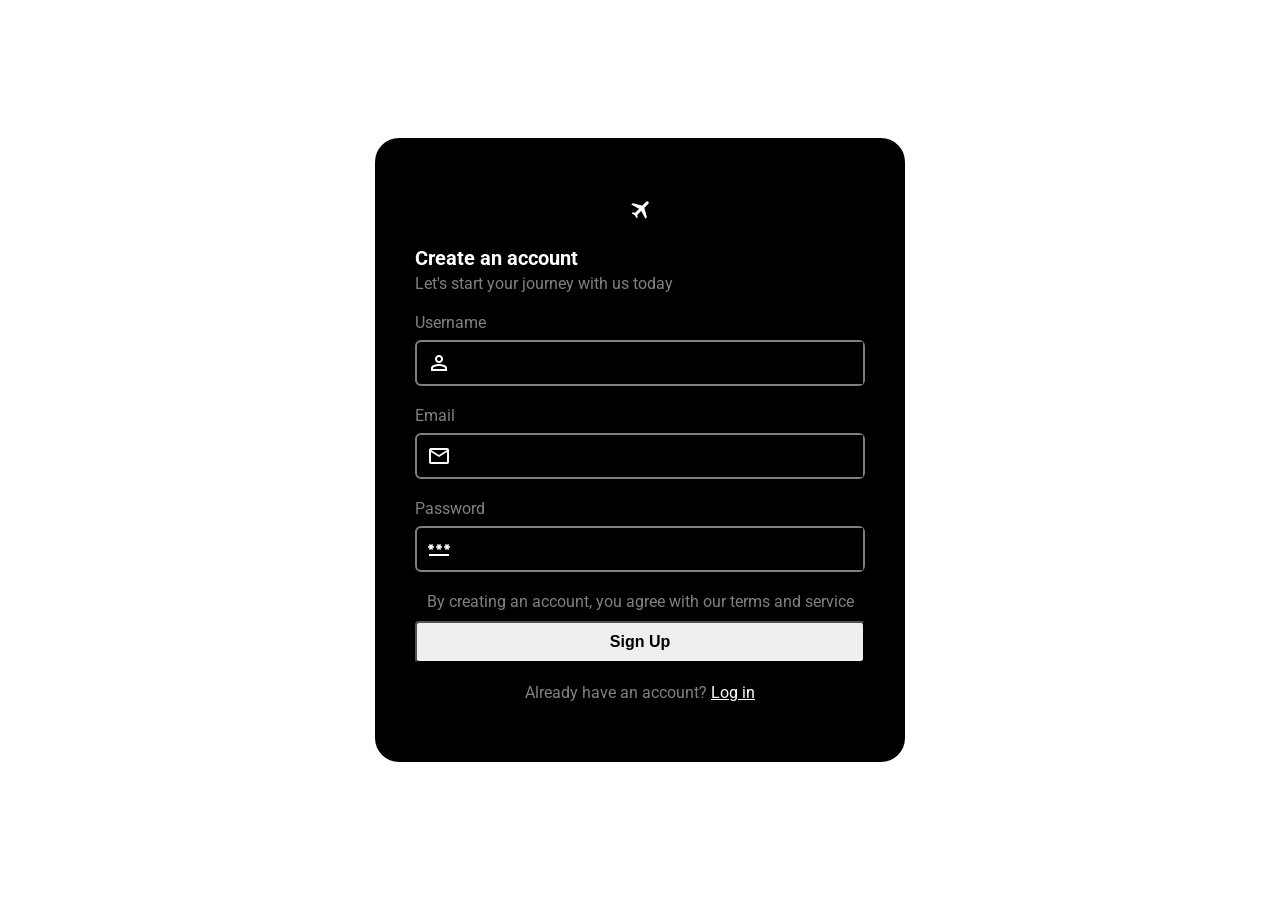
<file: index.html>
<!DOCTYPE html>
<html lang="en">
<head>
    <meta charset="UTF-8">
    <meta name="viewport" content="width=device-width, initial-scale=1.0">
    <title>Register</title>
    <link rel="stylesheet" href="styles/style.css">

    <!-- font -->
    <link rel="preconnect" href="https://fonts.googleapis.com">
    <link rel="preconnect" href="https://fonts.gstatic.com" crossorigin>
    <link href="https://fonts.googleapis.com/css2?family=Roboto:ital,wght@0,100..900;1,100..900&display=swap" rel="stylesheet">

    <!-- icons -->
    <link href="https://fonts.googleapis.com/css2?family=Material+Symbols+Outlined" rel="stylesheet">
</head>
<body>
    <!-- Core Container -->
    <div id="master">
        <!-- Icon -->
        <div id="logo">
            <span class="material-symbols-outlined">
            travel
            </span>
        </div>

        <!-- Header -->
        <div id="header">
            <div id="h1">Create an account</div>
            <div class="details">Let's start your journey with us today</div>
        </div>

        <!-- Input Form -->
        <div>
            <form id="register-form">
                <div class="input-form">
                    <label class="details" for="username">Username</label>
                    <div class="input-form-box">
                        <span class="material-symbols-outlined">
                            person
                        </span>
                        <input type="text" id="username">
                    </div>
                </div>
                <div class="input-form">
                    <label class="details" for="email">Email</label>
                    <div class="input-form-box">
                        <span class="material-symbols-outlined">
                            mail
                        </span>
                        <input type="text" id="email">
                    </div>
                </div>
                <div class="input-form">
                    <label class="details" for="password">Password</label>
                    <div class="input-form-box">
                        <span class="material-symbols-outlined">
                            password
                        </span>
                        <input type="text" id="password">
                    </div>
                </div>

                <!-- ToS and Call of Action -->
                <div id="terms">
                    <div class="terms-detail">By creating an account, you agree with our terms and service</div>
                    <button type="submit">Sign Up</button>
                </div>
            </form>
        </div>

        <!-- Login Button -->
        <div id="cta">
            <span class="details">Already have an account?</span>
            <a id="login-form" href="login.html">Log in</a>
        </div>
        
    </div>
</body>
<script src="script.js"></script>
</html>
</file>
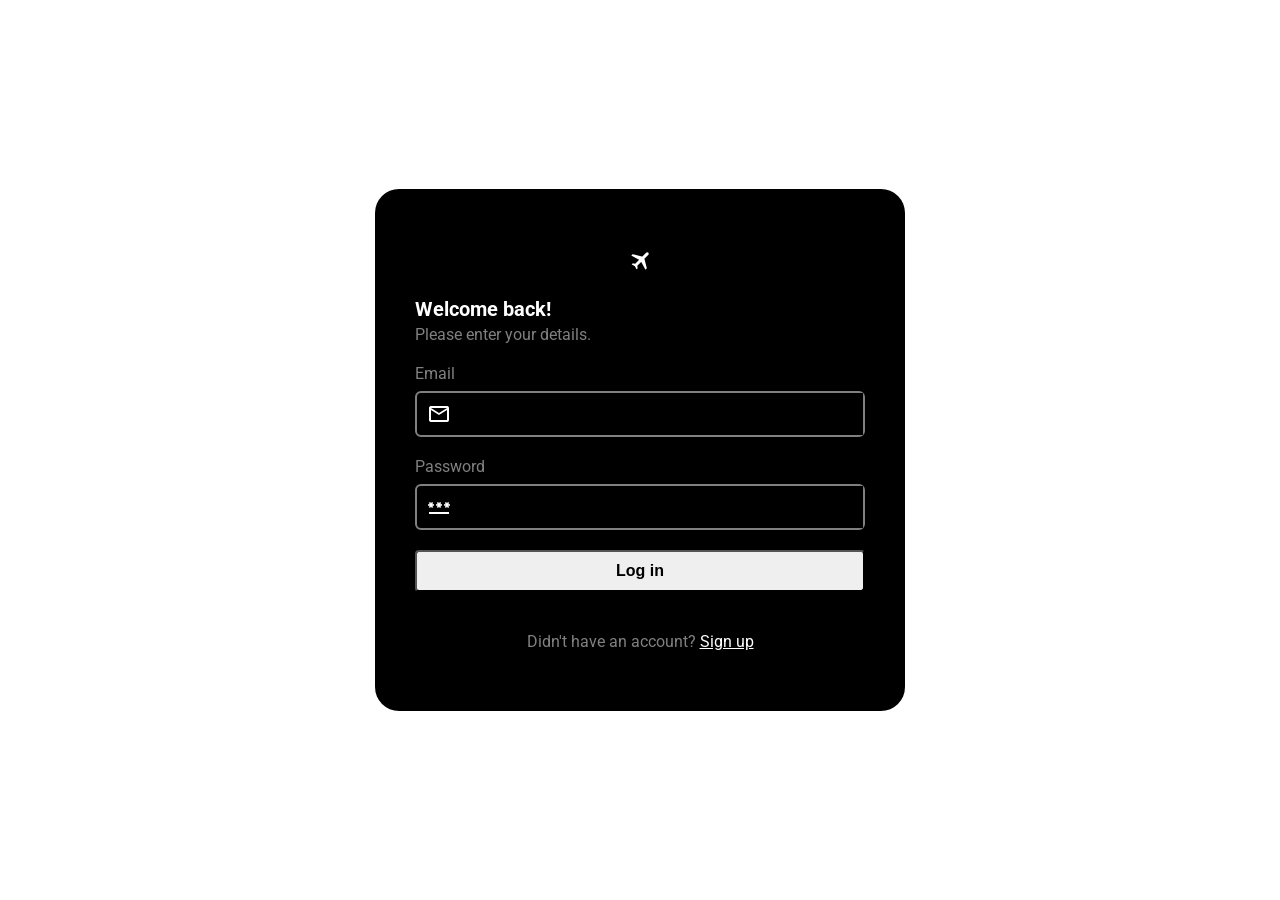
<file: login.html>
<!DOCTYPE html>
<html lang="en">
<head>
    <meta charset="UTF-8">
    <meta name="viewport" content="width=device-width, initial-scale=1.0">
    <title>Login</title>
    <link rel="stylesheet" href="styles/style.css">

    <!-- font -->
    <link rel="preconnect" href="https://fonts.googleapis.com">
    <link rel="preconnect" href="https://fonts.gstatic.com" crossorigin>
    <link href="https://fonts.googleapis.com/css2?family=Roboto:ital,wght@0,100..900;1,100..900&display=swap" rel="stylesheet">

    <!-- icons -->
    <link href="https://fonts.googleapis.com/css2?family=Material+Symbols+Outlined" rel="stylesheet">
</head>
<body>
    <!-- Core Container -->
    <div id="master">
        <!-- Icon -->
        <div id="logo">
            <span class="material-symbols-outlined">
            travel
            </span>
        </div>

        <!-- Header -->
        <div id="header">
            <div id="h1">Welcome back!</div>
            <div class="details">Please enter your details.</div>
        </div>

        <!-- Input Form -->
        <div>
            <form id="login-form">
                <div class="input-form">
                    <label class="details" for="email">Email</label>
                    <div class="input-form-box">
                        <span class="material-symbols-outlined">
                            mail
                        </span>
                        <input type="text" id="email">
                    </div>
                </div>
                <div class="input-form">
                    <label class="details" for="password">Password</label>
                    <div class="input-form-box">
                        <span class="material-symbols-outlined">
                            password
                        </span>
                        <input type="text" id="password">
                    </div>
                </div>


                <!-- ToS and Call of Action -->
                <div id="terms">
                    <button type="submit">Log in</button>
                </div>

                <!-- Inline text notif -->
                <div id="notification">
                    
                </div>
            </form>
        </div>

        <!-- Login Button -->
        <div id="cta">
            <span class="details">Didn't have an account?</span>
            <a id="register-form" href="index.html">Sign up</a>    
        </div>
        
    </div>
</body>
<script src="script.js"></script>
</html>
</file>
<file: styles/style.css>
body {
    padding: 0;
    margin: 0;
    display: flex;
    justify-content: center;
    align-items: center;
    height: 100vh;
    font-family: "Roboto", sans-serif;
}
 
#master {
    display: flex;
    flex-direction: column;
    justify-content: center;
    color: white;
    background-color: black;
    width: 450px;
    padding: 60px 40px;
    gap: 20px;
    border-radius: 24px;
}

#logo {
    text-align: center;
    align-items: center;
}
#header {
    display: flex;
    flex-direction: column;
    justify-content: left;
    gap: 4px;
}

#h1 {
    font-size: 20px;
    font-weight: bold;
}
.details {
    color: #808080;
}

form {
    display: flex;
    flex-direction: column;
    gap: 20px;
}
.input-form {
    display: flex;
    flex-direction: column;
    gap: 8px;
}
.input-form-box {
    display: flex;
    align-items: center ;
    border: 2px solid grey;
    border-radius: 6px;
    background-color: black;
    color: white;
    padding-left: 10px;
    gap: 8px;
}
.input-form-box input {
    background-color: black;
    color: white;
    border: none;
    min-height: 40px;
    outline: none;
    width: 100%;
}

#terms {
    display: flex;
    flex-direction: column;
    gap: 10px;
}
#terms button {
    padding: 10px 0;
    border-radius: 4px;
    font-weight: bold;
    font-size: 16px;
}
.terms-detail {
    color: #808080;
    text-align: center;
}

#cta {
    text-align: center;
}
#cta a {
    text-align: center;
    color: white;
}
</file>
